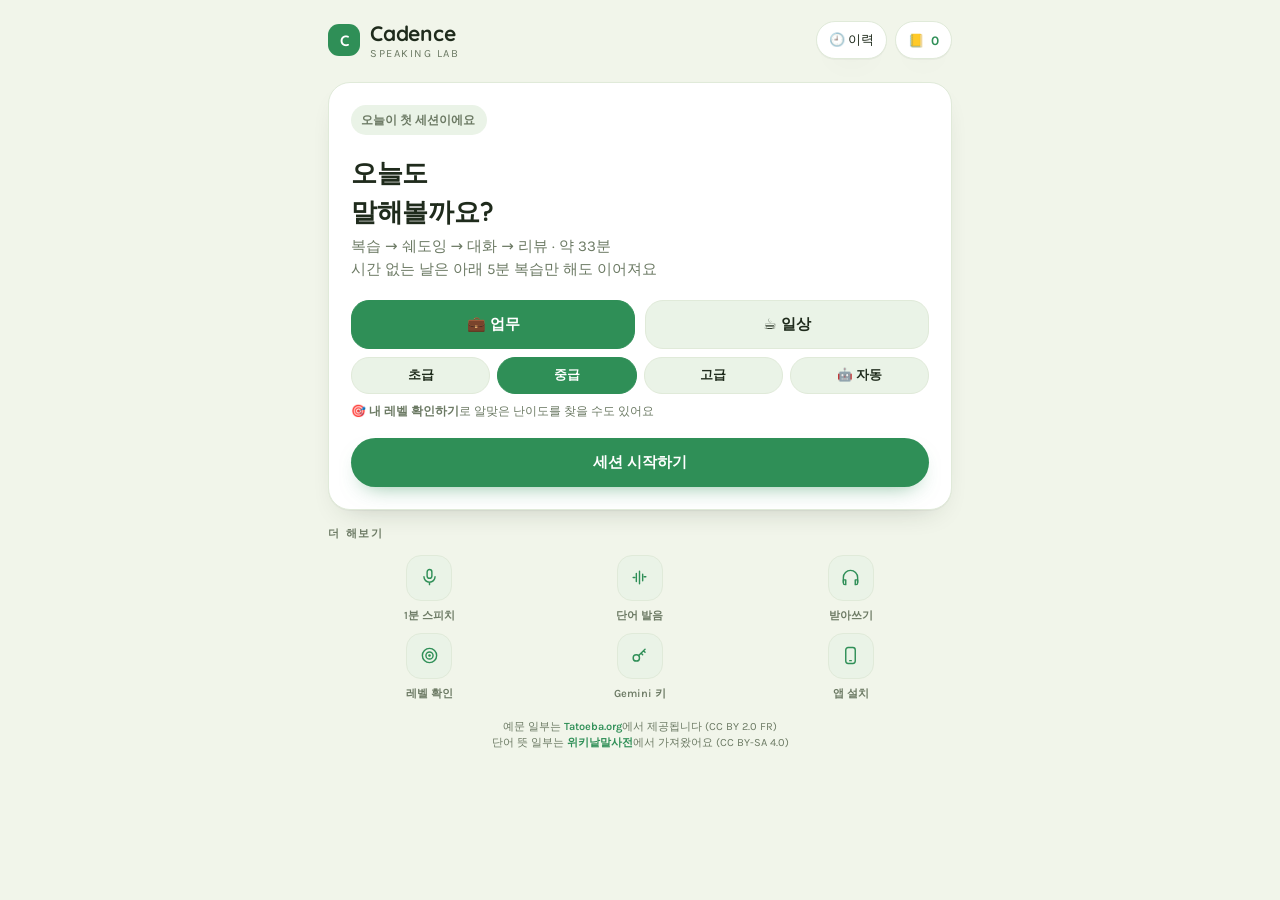
<file: index.html>
<!DOCTYPE html>
<html lang="ko">
<head>
<meta charset="utf-8">
<meta name="viewport" content="width=device-width, initial-scale=1, viewport-fit=cover">
<meta name="color-scheme" content="light">
<title>Cadence · English Speaking Lab</title>
<link rel="preconnect" href="https://fonts.googleapis.com">
<link rel="preconnect" href="https://fonts.gstatic.com" crossorigin>
<link href="https://fonts.googleapis.com/css2?family=Karla:ital,wght@0,400;0,500;0,600;0,700;1,400&family=Quicksand:wght@600;700&display=swap" rel="stylesheet">
<meta name="theme-color" content="#2F8F57">
<meta name="description" content="복습 → 쉐도잉 → 대화 → 리뷰. 하루 33분 영어 말하기 연습.">
<link rel="manifest" href="manifest.webmanifest">
<link rel="icon" href="icons/favicon.png" type="image/png">
<link rel="apple-touch-icon" href="icons/apple-touch-icon.png">
<meta name="apple-mobile-web-app-capable" content="yes">
<meta name="mobile-web-app-capable" content="yes">
<meta name="apple-mobile-web-app-status-bar-style" content="default">
<meta name="apple-mobile-web-app-title" content="Cadence">
<meta name="format-detection" content="telephone=no">
<link rel="stylesheet" href="css/style.css">
</head>
<body>

<div class="wrap">
  <header>
    <button class="brand" id="goHome" aria-label="홈으로">
      <div class="brandmark">C</div>
      <div style="display:flex;flex-direction:column;gap:1px;text-align:left">
        <h1>Cadence</h1>
        <span class="tag">Speaking Lab</span>
      </div>
    </button>
    <div style="display:flex;gap:8px">
      <button class="notesbtn" id="openHist">🕘 이력</button>
      <button class="notesbtn" id="openNotes">📒 <b id="noteCount">0</b></button>
    </div>
  </header>

  <div id="app"></div>
</div>

<div class="toast" id="toast"></div>

<script type="module" src="js/main.js"></script>

<script>
/* Register the service worker so Cadence can be installed to the phone's home screen
   and opened offline. Guarded: file:// (run.bat / double-clicking index.html) has no
   SW support, and a failure here must never keep the app itself from loading.

   updateViaCache:'none' matters more than it looks. Without it the browser may serve
   sw.js itself out of the HTTP cache (GitHub Pages sends max-age=600), so a worker can
   keep control and keep handing the app whatever it cached — a deploy then looks like
   it simply did nothing. With it, sw.js is always revalidated against the network, and
   the explicit update() below re-checks on every load. If a new worker does take over
   a page an old one was controlling, reload once so the page isn't running half-old
   code. */
if ('serviceWorker' in navigator && location.protocol.startsWith('http')) {
  window.addEventListener('load', function () {
    navigator.serviceWorker.register('sw.js', { updateViaCache: 'none' })
      .then(function (reg) { reg.update(); })
      .catch(function () {});
  });

  if (navigator.serviceWorker.controller) {
    var refreshing = false;
    navigator.serviceWorker.addEventListener('controllerchange', function () {
      if (refreshing) return;
      refreshing = true;
      location.reload();
    });
  }
}
</script>
</body>
</html>
</file>
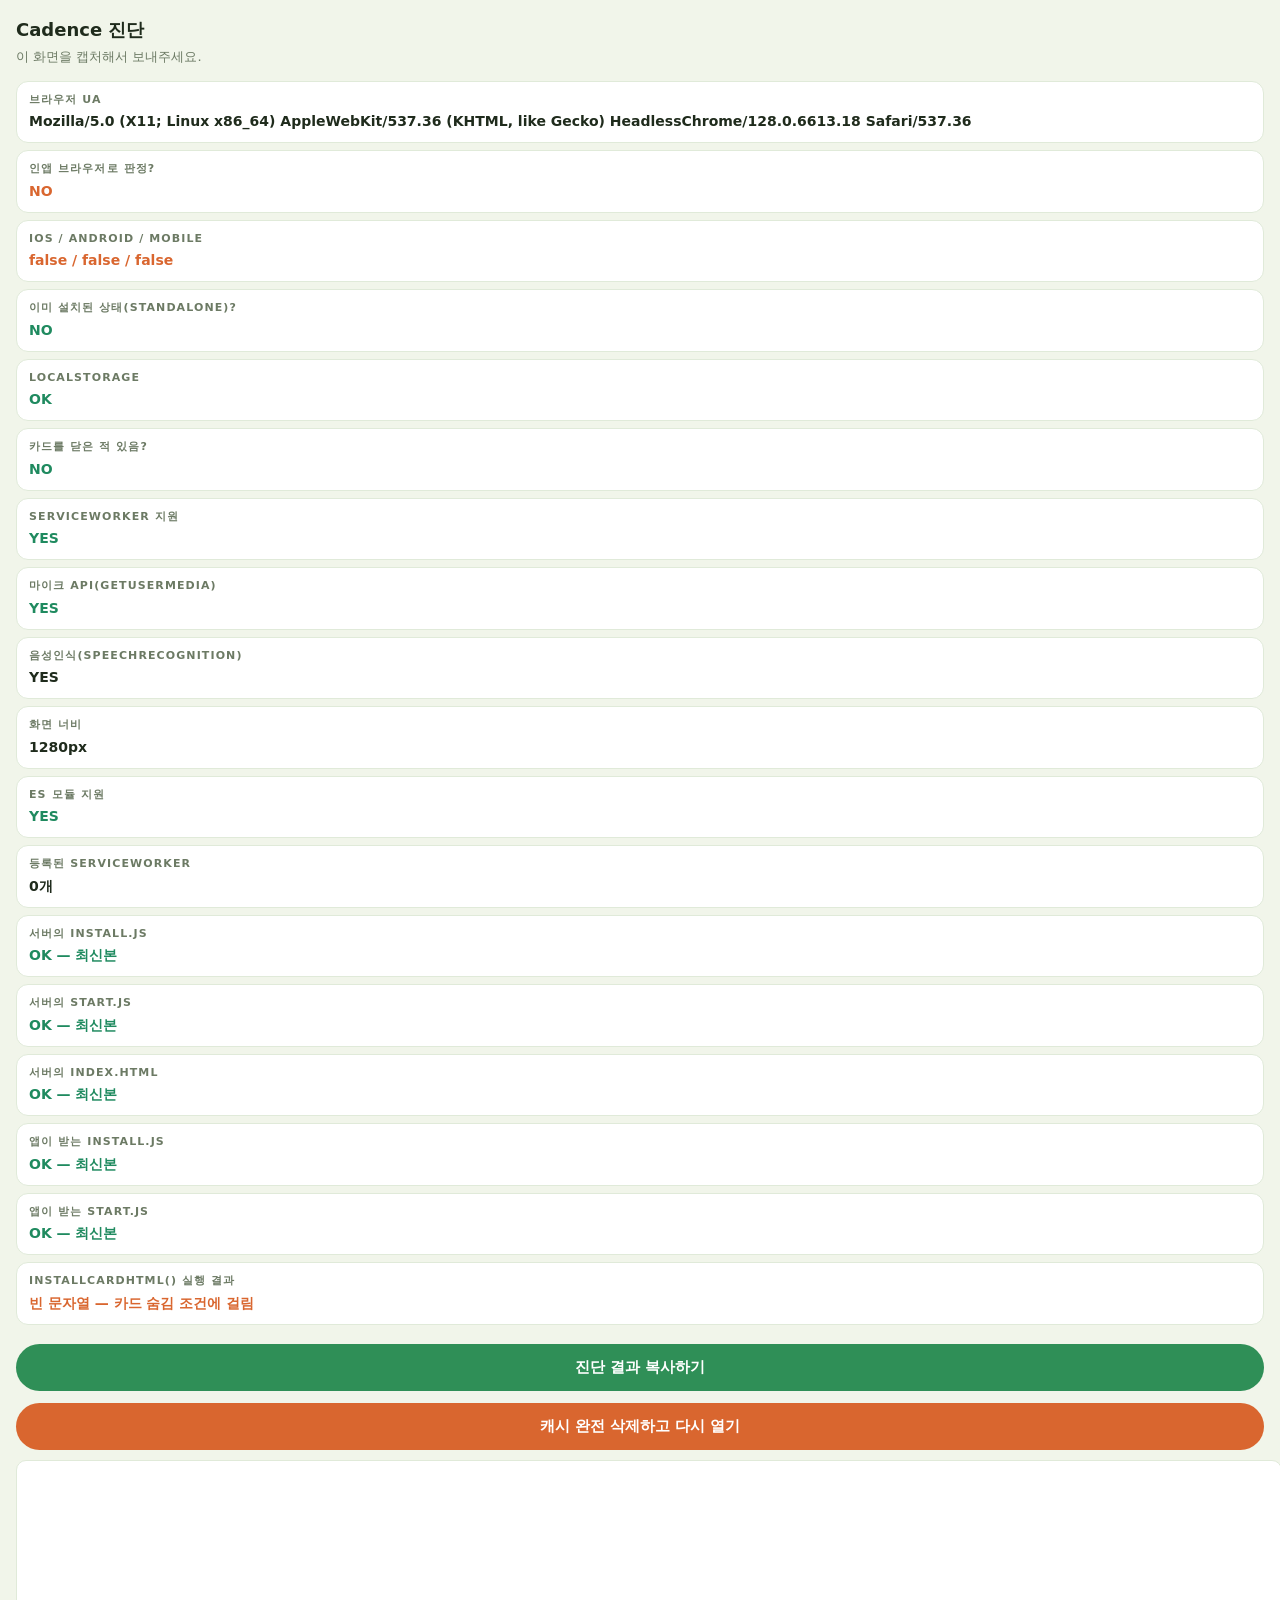
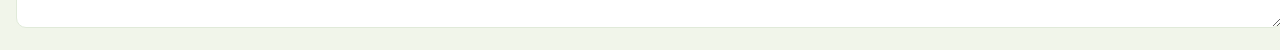
<file: debug.html>
<!DOCTYPE html>
<html lang="ko">
<head>
<meta charset="utf-8">
<meta name="viewport" content="width=device-width, initial-scale=1, viewport-fit=cover">
<title>Cadence 진단</title>
<style>
  body{margin:0;padding:16px;background:#F1F5EA;color:#1F2B1C;font:14px/1.5 system-ui,sans-serif}
  h1{font-size:18px;margin:0 0 4px}
  p.sub{color:#6C7A64;font-size:13px;margin:0 0 14px}
  .row{background:#fff;border:1px solid #E0EAD9;border-radius:12px;padding:10px 12px;margin-bottom:7px;
       word-break:break-all;overflow-wrap:anywhere}
  .k{font-size:11px;letter-spacing:.1em;text-transform:uppercase;color:#6C7A64;font-weight:700}
  .v{font-size:14px;margin-top:3px;font-weight:600}
  .ok{color:#1F8A5F}.bad{color:#D9662F}
  button{width:100%;padding:14px;border:none;border-radius:999px;background:#2F8F57;color:#fff;
         font-size:15px;font-weight:700;margin-top:12px;font-family:inherit}
  textarea{width:100%;height:150px;margin-top:10px;font-size:11px;border-radius:10px;
           border:1px solid #E0EAD9;padding:8px;font-family:ui-monospace,monospace}
</style>
</head>
<body>
<h1>Cadence 진단</h1>
<p class="sub">이 화면을 캡처해서 보내주세요.</p>
<div id="out"></div>
<button id="copy">진단 결과 복사하기</button>
<button id="reset" style="background:#D9662F">캐시 완전 삭제하고 다시 열기</button>
<textarea id="raw" readonly></textarea>

<script>
/* 의도적으로 구형 문법만 사용 — 앱 본체(ES 모듈)가 안 뜨는 브라우저에서도 이 페이지는 떠야 함 */
var ua = navigator.userAgent || '';
var lines = [];

function add(k, v, good) {
  lines.push(k + ': ' + v);
  var cls = good === true ? 'ok' : (good === false ? 'bad' : '');
  document.getElementById('out').innerHTML +=
    '<div class="row"><div class="k">' + k + '</div><div class="v ' + cls + '">' + String(v) + '</div></div>';
}

/* install.js와 똑같은 판정식 */
var IOS = /iPad|iPhone|iPod/.test(ua) || (navigator.platform === 'MacIntel' && navigator.maxTouchPoints > 1);
var ANDROID = /Android/i.test(ua);
var IN_APP = /KAKAOTALK|NAVER\(inapp|DaumApps|Instagram|FB_IAB|FBAN|FBAV|Line\/|band\/|everytimeApp|zumapp|whale/i.test(ua);
var MOBILE = IOS || ANDROID || /Mobile/i.test(ua);
var standalone = (window.matchMedia && window.matchMedia('(display-mode: standalone)').matches) || navigator.standalone === true;

add('브라우저 UA', ua);
add('인앱 브라우저로 판정?', IN_APP ? 'YES (안내 카드 떠야 함)' : 'NO', IN_APP);
add('iOS / Android / Mobile', IOS + ' / ' + ANDROID + ' / ' + MOBILE, MOBILE);
add('이미 설치된 상태(standalone)?', standalone ? 'YES → 카드 숨김이 정상' : 'NO', !standalone);

var ls = 'unknown';
try { localStorage.setItem('__t', '1'); localStorage.removeItem('__t'); ls = 'OK'; }
catch (e) { ls = 'BLOCKED (' + e.name + ')'; }
add('localStorage', ls, ls === 'OK');

try {
  var d = localStorage.getItem('settings:installCardDismissed');
  add('카드를 닫은 적 있음?', d === 'true' ? 'YES → 이래서 안 보임' : 'NO', d !== 'true');
} catch (e) { add('카드를 닫은 적 있음?', '확인 불가'); }

add('ServiceWorker 지원', ('serviceWorker' in navigator) ? 'YES' : 'NO', ('serviceWorker' in navigator));
add('마이크 API(getUserMedia)', (navigator.mediaDevices && navigator.mediaDevices.getUserMedia) ? 'YES' : 'NO — 음성인식 불가',
    !!(navigator.mediaDevices && navigator.mediaDevices.getUserMedia));
add('음성인식(SpeechRecognition)', (window.SpeechRecognition || window.webkitSpeechRecognition) ? 'YES' : 'NO (Whisper로 대체)');
add('화면 너비', window.innerWidth + 'px');

/* ES 모듈이 이 브라우저에서 되는지 */
var modOK = ('noModule' in document.createElement('script'));
add('ES 모듈 지원', modOK ? 'YES' : 'NO → 앱 자체가 안 뜸', modOK);

/* 지금 서버에서 내려오는 파일이 최신본인지 (캐시 우회) */
function check(path, needle, label) {
  var url = path + '?nocache=' + Date.now();
  var opt = { cache: 'no-store' };
  fetch(url, opt).then(function (r) {
    return r.text().then(function (t) {
      var has = t.indexOf(needle) !== -1;
      add(label, has ? 'OK — 최신본' : 'OLD — 옛날 파일이 내려옴', has);
    });
  }).catch(function (e) {
    add(label, '가져오기 실패: ' + e.message, false);
  });
}
check('js/install.js', 'KAKAOTALK', '서버의 install.js');
check('js/ui/start.js', 'installCardHTML', '서버의 start.js');
check('index.html', 'manifest.webmanifest', '서버의 index.html');

/* 결정적 검사: 앱이 실제로 받는 경로(쿼리 없음 = 서비스워커 통과) */
function checkSW(path, needle, label) {
  fetch(path).then(function (r) {
    return r.text().then(function (t) {
      var has = t.indexOf(needle) !== -1;
      add(label, has ? 'OK — 최신본' : '옛날 파일! ← 서비스워커가 캐시를 주고 있음', has);
    });
  }).catch(function (e) { add(label, '실패: ' + e.message, false); });
}
checkSW('js/ui/start.js', 'installCardHTML', '앱이 받는 start.js');
checkSW('js/install.js', 'KAKAOTALK', '앱이 받는 install.js');

/* 실제 코드 실행 테스트 */
if (modOK) {
  import('./js/install.js?probe=' + Date.now()).then(function (m) {
    var html = m.installCardHTML();
    add('installCardHTML() 실행 결과',
        html ? ('카드 HTML 생성됨 (' + html.length + '자)') : '빈 문자열 — 카드 숨김 조건에 걸림',
        !!html);
  }).catch(function (e) {
    add('installCardHTML() 실행 결과', '모듈 오류: ' + e.message, false);
  });
}

if (navigator.serviceWorker && navigator.serviceWorker.getRegistrations) {
  navigator.serviceWorker.getRegistrations().then(function (rs) {
    add('등록된 ServiceWorker', rs.length + '개');
  }).catch(function () { add('등록된 ServiceWorker', '확인 불가'); });
}

/* 마지막 검사: 실제 앱 화면(index.html)을 그대로 띄워서 카드가 DOM에 박히는지,
   박혔다면 눈에 보이는 상태인지 확인. 같은 출처라 안을 들여다볼 수 있음. */
var fr = document.createElement('iframe');
fr.src = 'index.html?embed=' + Date.now();
fr.style.cssText = 'position:absolute;left:-9999px;width:413px;height:900px;border:0';
fr.onload = function () {
  setTimeout(function () {
    try {
      var d = fr.contentDocument, w = fr.contentWindow;
      var app = d.getElementById('app');
      var rendered = !!(app && app.innerHTML.length > 500);
      add('앱 홈 화면이 그려짐?', rendered ? 'YES' : 'NO — 앱이 아예 안 그려짐', rendered);

      var c = d.getElementById('installCard');
      add('실제 앱 화면에 카드가 있음?', c ? 'YES' : 'NO — DOM에 없음', !!c);

      if (c) {
        var cs = w.getComputedStyle(c);
        var visible = c.offsetHeight > 0 && cs.display !== 'none' && cs.visibility !== 'hidden' && cs.opacity !== '0';
        add('카드가 눈에 보이는 상태?',
            visible ? 'YES — 보여야 정상'
                    : 'NO — 숨겨짐 (display:' + cs.display + ' / height:' + c.offsetHeight + ')',
            visible);
        var t = c.querySelector('.t');
        add('카드 문구', t ? t.textContent : '(없음)');
        add('카드 배경색', cs.backgroundColor);
      }
      add('하단 앱 설치 버튼', d.getElementById('installBtn') ? 'YES' : 'NO', !!d.getElementById('installBtn'));
    } catch (e) {
      add('실제 앱 화면 검사', '실패: ' + e.message, false);
    }
    document.getElementById('raw').value = lines.join(String.fromCharCode(10));
  }, 4000);
};
document.body.appendChild(fr);

setTimeout(function () {
  document.getElementById('raw').value = lines.join(String.fromCharCode(10));
}, 9000);

document.getElementById('reset').onclick = function () {
  this.textContent = '지우는 중…';
  var go = function () { location.replace('index.html?fresh=' + Date.now()); };
  var tasks = [];
  if (navigator.serviceWorker && navigator.serviceWorker.getRegistrations) {
    tasks.push(navigator.serviceWorker.getRegistrations().then(function (rs) {
      return Promise.all(rs.map(function (r) { return r.unregister(); }));
    }));
  }
  if (window.caches && caches.keys) {
    tasks.push(caches.keys().then(function (ks) {
      return Promise.all(ks.map(function (k) { return caches.delete(k); }));
    }));
  }
  Promise.all(tasks).then(go).catch(go);
  setTimeout(go, 3000); // 뭐가 걸리든 3초 뒤엔 무조건 이동
};

document.getElementById('copy').onclick = function () {
  var t = document.getElementById('raw');
  t.focus(); t.select();
  try {
    navigator.clipboard.writeText(t.value);
    this.textContent = '복사됐어요! 붙여넣기 해주세요';
  } catch (e) {
    try { document.execCommand('copy'); this.textContent = '복사됐어요!'; }
    catch (e2) { this.textContent = '아래 칸을 길게 눌러 복사해주세요'; }
  }
};
</script>
</body>
</html>
</file>
<file: css/style.css>
:root{
  --bg:#F1F5EA;
  --surface:#FFFFFF;
  --surface-2:#EAF3E7;
  --ink:#1F2B1C;
  --muted:#6C7A64;
  --line:#E0EAD9;
  --accent:#2F8F57;        /* warm leaf green */
  --accent-soft:#E1F2E5;
  --live:#D9662F;          /* warm "recording"/streak accent */
  --ok:#1F8A5F;
  --shadow:0 1px 0 rgba(31,43,28,.04), 0 12px 30px -18px rgba(31,43,28,.30);
  --r:22px;
}
*{box-sizing:border-box}
html,body{margin:0}
body{
  background:var(--bg);
  color:var(--ink);
  font-family:"Karla",system-ui,sans-serif;
  -webkit-font-smoothing:antialiased;
  line-height:1.5;
  padding:env(safe-area-inset-top) 0 env(safe-area-inset-bottom);
  overflow-x:hidden;
}
.wrap{max-width:660px;margin:0 auto;padding:20px 18px 64px}
.read{font-family:"Karla",Georgia,serif}
.display{font-family:"Quicksand",sans-serif;font-weight:700}
button{font-family:inherit;cursor:pointer;border:none;background:none;color:inherit}
button:focus-visible,input:focus-visible{outline:2.5px solid var(--accent);outline-offset:2px}
input,textarea{font-family:inherit;font-size:16px}

/* header */
header{display:flex;align-items:center;justify-content:space-between;margin-bottom:22px}
.brand{display:flex;align-items:center;gap:10px;padding:0;border-radius:12px}
.brand h1{font-family:"Quicksand",sans-serif;font-size:21px;font-weight:700;letter-spacing:-.01em;margin:0}
.brandmark{width:32px;height:32px;border-radius:11px;background:var(--accent);color:#fff;display:grid;place-items:center;
  font-family:"Quicksand",sans-serif;font-weight:700;font-size:15px;flex:0 0 auto}
.brand .tag{font-size:11px;letter-spacing:.14em;text-transform:uppercase;color:var(--muted)}
.notesbtn{display:flex;align-items:center;gap:7px;background:var(--surface);border:1px solid var(--line);
  padding:7px 12px;border-radius:999px;font-size:13px;font-weight:500;box-shadow:var(--shadow)}
.notesbtn b{color:var(--accent)}

/* cards */
.card{background:var(--surface);border:1px solid var(--line);border-radius:var(--r);
  padding:22px;box-shadow:var(--shadow);margin-bottom:16px}
.eyebrow{font-size:11px;letter-spacing:.16em;text-transform:uppercase;color:var(--muted);font-weight:600}
h2{font-family:"Quicksand",sans-serif;font-size:26px;letter-spacing:-.01em;margin:6px 0 4px;font-weight:700}
.lead{color:var(--muted);font-size:15px;margin:0 0 20px}

/* choice pills */
.grid2{display:grid;grid-template-columns:repeat(2,minmax(0,1fr));gap:10px}
.choice{background:var(--surface-2);border:1.5px solid var(--line);border-radius:18px;
  padding:14px 14px;text-align:left;transition:.15s}
.choice .k{font-weight:600;font-size:15px}
.choice .d{font-size:12.5px;color:var(--muted);margin-top:2px}
.choice[aria-pressed="true"]{border-color:var(--accent);background:var(--accent);color:#fff}
.choice[aria-pressed="true"] .d{color:rgba(255,255,255,.8)}
.field{margin-top:16px}
.field label{display:block;font-size:12.5px;color:var(--muted);margin-bottom:6px;font-weight:500}
.field input{width:100%;padding:12px 14px;border:1.5px solid var(--line);border-radius:14px;background:var(--surface-2)}

.btn{display:inline-flex;align-items:center;justify-content:center;gap:9px;
  background:var(--accent);color:#fff;font-weight:700;font-size:15px;
  padding:15px 22px;border-radius:999px;width:100%;transition:.15s;
  box-shadow:0 10px 22px -12px color-mix(in srgb, var(--accent) 65%, transparent)}
.btn:hover{filter:brightness(1.06)}
.btn:disabled{opacity:.5;cursor:default;box-shadow:none}
.btn.ghost{background:var(--surface);color:var(--ink);border:1.5px solid var(--line);box-shadow:none}
.btn.small{width:auto;padding:11px 18px;font-size:14px}
.row{display:flex;gap:10px;margin-top:14px}
.row .btn{width:auto;flex:1}

/* waveform + timer */
.stage{position:sticky;top:8px;z-index:5;background:var(--surface);border:1px solid var(--line);
  border-radius:var(--r);padding:16px 18px;box-shadow:var(--shadow);margin-bottom:16px}
.stagetop{display:flex;align-items:center;justify-content:space-between;gap:12px}
.phaselabel{font-size:12px;letter-spacing:.05em}
.phaselabel b{font-size:15px;font-weight:600;letter-spacing:-.01em}
.timer{font-variant-numeric:tabular-nums;font-weight:600;font-size:22px;letter-spacing:-.02em}
.timer.warn{color:var(--live)}
.wave{display:flex;align-items:center;gap:3px;height:34px;margin-top:12px}
.wave i{flex:1;background:var(--line);border-radius:2px;height:22%;transition:background .3s}
.wave i.done{background:var(--accent)}
.wave.live i.done{animation:pulse 1.1s ease-in-out infinite}
@keyframes pulse{0%,100%{transform:scaleY(.5)}50%{transform:scaleY(1)}}
.steps{display:flex;gap:6px;margin-top:14px}
.steps span{flex:1;height:4px;border-radius:2px;background:var(--line)}
.steps span.on{background:var(--accent)}
.steps span.past{background:var(--ink)}
.ctl{display:flex;gap:8px;margin-top:14px}
.ctl button{border:1.5px solid var(--line);background:var(--surface-2);border-radius:10px;
  padding:9px 12px;font-size:13px;font-weight:500;flex:1}
.ctl button.primary{background:var(--ink);color:var(--surface);border-color:var(--ink)}
.ctl button:disabled{opacity:.4;cursor:default}

/* expression list */
.exp{border:1px solid var(--line);border-radius:16px;padding:14px 16px;margin-bottom:9px;background:var(--surface-2)}
.exp .en{font-family:"Karla",sans-serif;font-size:18px;font-weight:500}
.exp .ko{font-size:13px;color:var(--muted);margin-top:2px}
.exp .mini{display:flex;gap:8px;margin-top:9px}
.exp .exko{font-size:13.5px;color:var(--muted);margin-top:6px;font-family:inherit}
.pill[aria-expanded="true"]{color:var(--accent);border-color:var(--accent)}
.mini button{font-size:12px;color:var(--accent);font-weight:600;padding:2px 0}
.empty{color:var(--muted);font-size:14px;text-align:center;padding:20px 6px}

/* shadowing */
.script{font-family:"Karla",sans-serif;font-size:19px;line-height:1.7;color:var(--ink)}
.script p{margin:0 0 14px}
.gloss{margin-top:16px;border-top:1px dashed var(--line);padding-top:14px}
.gloss h4{font-size:11px;letter-spacing:.14em;text-transform:uppercase;color:var(--muted);margin:0 0 8px}
.gloss .g{display:flex;justify-content:space-between;gap:12px;font-size:14px;padding:5px 0;border-bottom:1px solid var(--surface-2)}
.gloss .g b{font-family:"Karla",sans-serif;font-weight:500}
.gloss .g span{color:var(--muted);text-align:right}

/* chat */
.chat{display:flex;flex-direction:column;gap:10px;min-height:120px}
.bub{max-width:82%;padding:11px 14px;border-radius:14px;font-size:15px;line-height:1.45}
.bub.ai{background:var(--surface-2);border:1px solid var(--line);border-bottom-left-radius:4px;align-self:flex-start;font-family:"Karla",sans-serif;font-size:16px}
.bub.me{background:var(--accent);color:#fff;border-bottom-right-radius:4px;align-self:flex-end}
.bub.think{color:var(--muted);font-style:italic}
.composer{display:flex;gap:8px;margin-top:14px;align-items:flex-end}
.composer textarea{flex:1;resize:none;min-height:46px;max-height:120px;padding:12px 14px;
  border:1.5px solid var(--line);border-radius:16px;background:var(--surface-2)}
.iconbtn{width:46px;height:46px;border-radius:16px;display:grid;place-items:center;flex:0 0 auto;
  border:1.5px solid var(--line);background:var(--surface-2)}
.iconbtn.send{background:var(--accent);border-color:var(--accent);color:#fff}

/* feedback */
.fb{border-left:3px solid var(--accent);padding:4px 0 4px 14px;margin-bottom:16px}
.fb .you{color:var(--live);text-decoration:line-through;font-size:14px}
.fb .bet{font-family:"Karla",sans-serif;font-size:17px;font-weight:500;margin:3px 0}
.fb .note{font-size:13px;color:var(--muted)}
.summary{background:var(--accent-soft);border-radius:16px;padding:14px 16px;font-size:14.5px;line-height:1.55;margin-bottom:16px}

.toast{position:fixed;left:50%;bottom:26px;transform:translateX(-50%) translateY(20px);
  background:var(--ink);color:var(--surface);padding:11px 18px;border-radius:999px;font-size:13.5px;
  opacity:0;transition:.25s;pointer-events:none;z-index:50}
.toast.show{opacity:1;transform:translateX(-50%) translateY(0)}
.toast.err{background:#7A2E1E}

.spin{width:16px;height:16px;border:2.5px solid rgba(255,255,255,.35);border-top-color:#fff;border-radius:50%;
  display:inline-block;animation:sp .7s linear infinite}
.spin.dark{border-color:var(--line);border-top-color:var(--accent)}
@keyframes sp{to{transform:rotate(360deg)}}
/* shadowing sentence cards */
.sent{border:1px solid var(--line);border-radius:16px;padding:14px 16px;margin-bottom:10px;background:var(--surface-2)}
.sent .num{font-size:11px;letter-spacing:.14em;color:var(--accent);font-weight:600}
.sent .en{font-family:"Karla",sans-serif;font-size:19px;line-height:1.5;margin:4px 0}
.sent .pron{font-size:13px;color:var(--muted);letter-spacing:.02em;font-style:italic}
.sent .ko{font-size:13.5px;color:var(--muted);margin-top:3px}
.sent .act{display:flex;align-items:center;gap:14px;margin-top:10px}
.sent .act button{font-size:12.5px;color:var(--accent);font-weight:600}
.sent .rep{font-size:11px;color:var(--muted);border:1px solid var(--line);border-radius:999px;padding:2px 9px}
/* immediate feedback chip */
.fbchip{align-self:flex-start;max-width:88%;background:#FFF7E8;border:1px solid #EAD9AE;border-radius:16px;
  padding:10px 13px;margin-top:-4px}
.fbchip .h{font-size:11px;font-weight:700;color:#B8791E;letter-spacing:.03em}
.fbchip .b{font-family:"Karla",sans-serif;font-size:16px;margin:3px 0}
.fbchip .n{font-size:12.5px;color:var(--muted)}
.fbchip button{font-size:12px;color:var(--accent);font-weight:600;margin-top:5px}
.fbchip.good{background:#EEF7F1;border-color:#BFE0CC}
.fbchip.good .h{color:var(--ok)}
/* toggle */
.toggle{display:flex;align-items:center;gap:9px;margin:0 0 14px;font-size:13px;color:var(--muted)}
.switch{width:40px;height:23px;border-radius:999px;background:var(--line);position:relative;transition:.15s;flex:0 0 auto}
.switch b{position:absolute;top:2px;left:2px;width:19px;height:19px;border-radius:50%;background:#fff;transition:.15s;box-shadow:0 1px 3px rgba(0,0,0,.2)}
.switch.on{background:var(--accent)}
.switch.on b{left:18px}
/* dictation */
.dcompare{border:1px solid var(--line);border-radius:16px;overflow:hidden;margin:12px 0}
.dcompare .drow{padding:11px 14px;border-bottom:1px solid var(--line)}
.dcompare .drow:last-child{border-bottom:none}
.dcompare .ref{font-family:"Karla",sans-serif;font-size:16px}
.dcompare .yr{font-size:13px;color:var(--muted);margin-top:3px}
.dcompare .yr b{color:var(--live);font-weight:500}
.dcompare .nt{font-size:12.5px;color:var(--muted);margin-top:5px}
.dcompare .drow.miss{background:#FDECEC}
.dcompare .drow.hit{background:#EEF7F1}
.acc{font-size:36px;font-weight:700;letter-spacing:-.02em;color:var(--accent)}
/* word lookup */
.w{cursor:pointer;border-radius:3px;transition:background .1s}
.w:hover{background:var(--accent-soft)}
.lookbtn{position:fixed;z-index:60;background:var(--ink);color:var(--surface);border:none;border-radius:999px;
  padding:7px 13px;font-size:13px;font-weight:600;box-shadow:0 8px 20px -6px rgba(0,0,0,.5);
  transform:translate(-50%,-125%);opacity:0;pointer-events:none;transition:opacity .12s}
.lookbtn.show{opacity:1;pointer-events:auto}
.sheet{position:fixed;inset:0;z-index:70;display:flex;align-items:flex-end;justify-content:center;
  background:rgba(20,22,18,.4);opacity:0;pointer-events:none;transition:opacity .2s}
.sheet.show{opacity:1;pointer-events:auto}
.sheet .panel{background:var(--surface);width:100%;max-width:660px;border-radius:26px 26px 0 0;
  padding:22px 20px calc(22px + env(safe-area-inset-bottom));transform:translateY(24px);transition:transform .2s;
  box-shadow:0 -12px 44px -12px rgba(0,0,0,.4)}
.sheet.show .panel{transform:translateY(0)}
.sheet .term{font-family:"Karla",sans-serif;font-size:25px;font-weight:500}
.sheet .pos{font-size:12px;color:var(--muted);margin-top:2px}
.sheet .mean{font-size:15px;margin:12px 0 2px;line-height:1.5}
.sheet .ex{font-family:"Karla",sans-serif;font-size:16px;color:var(--muted);font-style:italic;margin-top:8px}
/* history tabs */
.tabs{display:flex;gap:5px;background:var(--surface-2);padding:4px;border-radius:16px;margin-bottom:16px}
.tabs button{flex:1;padding:9px 4px;border-radius:12px;font-size:13px;font-weight:600;color:var(--muted)}
.tabs button.on{background:var(--surface);color:var(--ink);box-shadow:var(--shadow)}
.hrow{border:1px solid var(--line);border-radius:16px;padding:13px 15px;margin-bottom:9px;background:var(--surface-2)}
.hrow .top{display:flex;justify-content:space-between;align-items:center;margin-bottom:6px;gap:10px}
.hrow .date{font-size:11px;letter-spacing:.05em;color:var(--muted);text-transform:uppercase}
.hrow .src{font-size:10px;font-weight:700;letter-spacing:.04em;color:var(--accent);background:var(--accent-soft);padding:2px 8px;border-radius:999px;white-space:nowrap}
.hrow .you{color:var(--live);text-decoration:line-through;font-size:14px}
.hrow .bet{font-family:"Karla",sans-serif;font-size:17px;font-weight:500;margin:2px 0}
.hrow .note{font-size:12.5px;color:var(--muted);margin-top:2px}
.hrow .en{font-family:"Karla",sans-serif;font-size:17px;font-weight:500}
.hrow .ko{font-size:13px;color:var(--muted);margin-top:1px}
.hrow .mini{margin-top:8px}
.hrow .mini button{font-size:12px;color:var(--accent);font-weight:600}
/* scenario roleplay */
.setbox{background:var(--accent-soft);border-radius:16px;padding:12px 15px;font-size:14px;margin-bottom:16px;line-height:1.5}
.pline{background:var(--surface-2);border:1px solid var(--line);border-radius:14px;border-bottom-left-radius:4px;padding:12px 15px}
.pline .en{font-family:"Karla",sans-serif;font-size:17px}
.pline .ko{font-size:13px;color:var(--muted);margin-top:4px}
.rolelabel{font-size:11px;letter-spacing:.14em;text-transform:uppercase;color:var(--muted);font-weight:600;margin:16px 0 6px}
.model{background:#EEF7F1;border:1px solid #BFE0CC;border-radius:16px;padding:12px 15px;margin-top:6px}
.model .en{font-family:"Karla",sans-serif;font-size:17px}
.model .ko{font-size:13px;color:var(--muted);margin-top:3px}
.yourans{border:1px dashed var(--line);border-radius:16px;padding:12px 15px;margin-top:6px;font-size:15px;min-height:22px;color:var(--muted)}
.yourans.has{color:var(--ink);border-style:solid;background:var(--surface-2)}
.missword{color:var(--live);text-decoration:underline;text-decoration-style:wavy;text-underline-offset:3px}
.prog{font-size:12px;color:var(--muted);margin-bottom:12px}
.pill{display:inline-block;border:1px solid var(--line);border-radius:999px;padding:5px 12px;margin:5px 6px 0 0;font-size:13px;background:var(--surface-2);color:var(--ink);cursor:pointer}
.pill.bad{color:var(--live);border-color:var(--live);text-decoration:underline;text-decoration-style:wavy;text-underline-offset:2px}
.hidden{display:none!important}
a.link{color:var(--accent);font-weight:600;text-decoration:none}

/* --- home screen: streak badge, utility row (decluttered redesign) --- */
.streakbadge{display:inline-flex;align-self:flex-start;align-items:center;gap:6px;background:var(--accent-soft);
  border-radius:999px;padding:6px 12px 6px 10px;font-size:12px;font-weight:700;color:var(--ok);margin-bottom:12px}
.utilrow{display:grid;grid-template-columns:repeat(3,minmax(0,1fr));gap:10px 8px}
.util{display:flex;flex-direction:column;align-items:center;gap:7px;flex:1;min-width:0;text-align:center;padding:0}
.util .uicon{width:46px;height:46px;border-radius:15px;background:var(--surface-2);border:1px solid var(--line);
  display:grid;place-items:center;position:relative}
.util .uicon svg{color:var(--accent)}
.util .uicon .dot{position:absolute;top:-2px;right:-2px;width:10px;height:10px;border-radius:50%;background:var(--ok);border:2px solid var(--surface)}
.util span.ulabel{font-size:11px;color:var(--muted);font-weight:600;white-space:nowrap;overflow:hidden;text-overflow:ellipsis;max-width:100%}

/* --- live speech-to-text feedback (interim captions + unified recording state) --- */
.mic-live{background:var(--live)!important;border-color:var(--live)!important;color:#fff!important;animation:pulse 1s infinite}
.interim{font-size:13px;color:var(--muted);font-style:italic;margin-top:6px;min-height:1.2em}
.interim b{color:var(--ink);font-style:normal;font-weight:500}
.interim.err{color:var(--live);font-style:normal}

/* ============================================================
   MOBILE / TOUCH
   The layout was already fluid; what follows is what a phone
   specifically needs — real tap targets, no double-tap zoom
   delay, a bottom sheet that can't run off the bottom of a
   short screen, and safe-area padding when launched from the
   home screen (standalone, where there is no browser chrome).
   ============================================================ */

/* Kill the 300ms tap delay + the grey flash on tap. Text stays selectable inside
   .lookup passages — the word-lookup feature depends on selection. */
button,.choice,.util,.pill,.switch,.tabs button{
  touch-action:manipulation;
  -webkit-tap-highlight-color:transparent;
  -webkit-user-select:none;user-select:none;
}
.lookup,.lookup *{-webkit-user-select:text;user-select:text}

/* Hover styling is a lie on touch screens: it sticks after a tap. Apply it only
   where a real pointer exists. */
@media (hover:none){
  .btn:hover{filter:none}
  .w:hover{background:transparent}
}

/* Bottom sheet: cap it and let it scroll, so a long definition or the key form is
   never stranded below the fold on a short/landscape phone. */
.sheet .panel{max-height:86vh;max-height:86dvh;overflow-y:auto;-webkit-overflow-scrolling:touch;overscroll-behavior:contain}
.sheet{overscroll-behavior:contain}

/* Button rows wrap instead of crushing Korean labels into 2-3 characters per line. */
.row{flex-wrap:wrap}
.row .btn{min-width:max-content}

/* Tap targets. 12px inline text links inside cards were ~16px tall. */
.mini button,.sent .act button,.fbchip button,.hrow .mini button{
  min-height:34px;display:inline-flex;align-items:center;
}
.iconbtn,.ctl button,.tabs button{min-height:44px}
.notesbtn{min-height:38px}

/* Narrow phones (iPhone SE / mini, 360-390px Androids): reclaim horizontal space
   that the generous desktop padding was eating. */
@media (max-width:420px){
  .wrap{padding:16px 13px 56px}
  .card{padding:18px 15px;border-radius:19px}
  .stage{padding:14px 15px;border-radius:19px}
  h2{font-size:23px}
  .lead{font-size:14.5px;margin-bottom:16px}
  .grid2{gap:8px}
  .choice{padding:12px 11px;border-radius:16px}
  .btn{padding:14px 18px}
  .btn.small{padding:11px 14px;font-size:13.5px}
  .exp,.sent,.hrow{padding:12px 13px}
  .sheet .panel{padding:20px 16px calc(20px + env(safe-area-inset-bottom))}
  .bub{max-width:88%}
  .util .uicon{width:44px;height:44px}
  .timer{font-size:20px}
  .brand h1{font-size:19px}
  .notesbtn{padding:7px 10px;font-size:12.5px}
}

/* Very narrow (≤340px): the 4-up level row is the first thing to break. */
@media (max-width:340px){
  #lvlSel{grid-template-columns:repeat(2,minmax(0,1fr))!important}
  .brand .tag{display:none}
}

/* Installed to the home screen: no browser chrome, so the app owns the status-bar
   inset itself, and the sticky stage has to clear it. */
@media (display-mode:standalone){
  .wrap{padding-top:max(20px,env(safe-area-inset-top))}
  .stage{top:max(8px,env(safe-area-inset-top))}
  body{overscroll-behavior-y:none}  /* no pull-to-refresh mid-session */
}

/* Landscape phones: the sticky stage + sheet would otherwise eat the whole viewport. */
@media (max-height:480px) and (orientation:landscape){
  .stage{position:static}
  .sheet .panel{max-height:94vh;max-height:94dvh}
}

/* Word-lookup button flipped below the selection (see lookup.js: near the top of the
   viewport, and clear of iOS's own selection callout). */
.lookbtn.below{transform:translate(-50%,28%)}

/* Install / in-app-browser card on the home screen (see install.js). */
.installcard{position:relative;background:var(--accent-soft);border:1px solid #BFE0CC;border-radius:var(--r);
  padding:16px 17px;margin-bottom:14px}
.installcard.warn{background:#FFF7E8;border-color:#EAD9AE}
.installcard .t{font-family:"Quicksand",sans-serif;font-weight:700;font-size:16px;letter-spacing:-.01em}
.installcard .d{font-size:13.5px;color:var(--muted);margin-top:4px;line-height:1.5}
.installcard .btn.small{width:100%}
.installcard .x{position:absolute;top:7px;right:7px;width:32px;height:32px;border-radius:50%;
  display:grid;place-items:center;color:var(--muted);font-size:13px}
.installcard .x:hover{background:rgba(0,0,0,.05)}

/* Spaced-repetition grading row (see srs.js) */
.grade{display:flex;gap:7px;margin-top:11px}
.gbtn{flex:1;padding:10px 6px;border-radius:12px;font-size:13px;font-weight:700;
  border:1.5px solid var(--line);background:var(--surface);min-height:42px}
.gbtn.again{color:var(--live);border-color:#F0D2C2}
.gbtn.hard{color:#B8791E;border-color:#EAD9AE}
.gbtn.good{color:var(--ok);border-color:#BFE0CC}
.gbtn:active{transform:scale(.97)}
.graded{display:inline-flex;align-items:center;min-height:42px;font-size:13px;font-weight:600;color:var(--ok)}
.duebadge{margin-left:6px}

/* 5-minute review drill (see ui/quick.js) */
.qprog{height:4px;border-radius:2px;background:var(--line);overflow:hidden;margin:12px 0 20px}
.qprog span{display:block;height:100%;background:var(--accent);transition:width .25s}
.qask{font-size:12.5px;color:var(--muted);font-weight:600;text-align:center}
.qko{font-family:"Quicksand",sans-serif;font-weight:700;font-size:25px;line-height:1.35;
  text-align:center;margin:10px 0 4px;letter-spacing:-.01em}
.qen{font-family:"Karla",sans-serif;font-size:22px;line-height:1.4;text-align:center;
  padding:16px 12px;background:var(--accent-soft);border-radius:16px;margin-top:18px}

/* 1-minute speech (see ui/speech1.js) */
.s1topic{background:var(--accent-soft);border:1px solid #BFE0CC;border-radius:16px;padding:15px 16px;margin:16px 0 0}
.s1topic .en{font-family:"Karla",sans-serif;font-size:19px;line-height:1.45;font-weight:500}
.s1topic .ko{font-size:13.5px;color:var(--muted);margin-top:5px}
.s1topic.small{margin:12px 0 0;padding:12px 14px}
.s1topic.small .en{font-size:16px}
.s1topic.small .ko{font-size:12.5px}
.s1hints{margin-top:14px}
.s1hints.compact{margin-top:10px}
.s1hint{display:flex;gap:9px;align-items:baseline;font-size:13.5px;color:var(--muted);padding:4px 0}
.s1hint b{flex:0 0 auto;width:19px;height:19px;border-radius:50%;background:var(--surface-2);border:1px solid var(--line);
  color:var(--accent);font-size:11px;display:grid;place-items:center}
.s1timerwrap{text-align:center;margin:14px 0 10px}
.s1timerwrap .timer{font-size:44px;letter-spacing:-.03em}
.s1ring{height:5px;border-radius:3px;background:var(--line);overflow:hidden}
.s1ring span{display:block;height:100%;background:var(--accent);transition:width 1s linear}
.s1text{width:100%;padding:13px 14px;border:1.5px solid var(--line);border-radius:14px;
  background:var(--surface-2);resize:vertical;line-height:1.55;margin-top:4px}
.s1stats{display:flex;gap:16px;justify-content:center;font-size:12.5px;color:var(--muted);margin-top:10px}
.s1stats b{color:var(--ink);font-size:15px;font-weight:700}
.s1said{font-family:"Karla",sans-serif;font-size:16px;line-height:1.65;background:var(--surface-2);
  border:1px solid var(--line);border-radius:14px;padding:13px 15px}
.s1struct{background:var(--surface-2);border-radius:14px;padding:11px 14px;font-size:13.5px;line-height:1.55;margin-top:10px}
.s1struct b{color:var(--accent);margin-right:6px}
.s1notice{background:#FFF7E8;border:1px solid #EAD9AE;border-radius:14px;padding:11px 13px;
  font-size:13px;line-height:1.5;color:var(--ink);margin-top:14px}

/* AI pronunciation assessment (see shadow.js wireAIPron) */
.pronw{border:1px solid var(--line);background:var(--surface-2);border-radius:14px;padding:11px 13px;margin-bottom:8px}
.pronw .top{display:flex;align-items:center;gap:8px;flex-wrap:wrap}
.pronw .top b{font-family:"Karla",sans-serif;font-size:17px;font-weight:600}
.pronw .top .heard{font-size:12.5px;color:var(--live)}
.pronw .top button{margin-left:auto;width:38px;height:38px;border-radius:50%;border:1px solid var(--line);background:var(--surface)}
.pronw .issue{font-size:13px;margin-top:5px}
.pronw .tip{font-size:13px;color:var(--ok);margin-top:3px}
.pronheard{margin-top:12px;font-size:13px}
.pronheard summary{cursor:pointer;color:var(--accent);font-weight:600;padding:6px 0}
.pronheard div{background:var(--surface-2);border-radius:12px;padding:10px 12px;line-height:1.55;font-family:"Karla",sans-serif}
button:disabled.mic-live,.btn:disabled{opacity:.6}

/* Word-level pronunciation drill (see ui/wordpron.js) */
.wplist{margin-top:14px}
.wp{border:1px solid var(--line);background:var(--surface-2);border-radius:14px;padding:11px 13px;margin-bottom:8px}
.wp.ok{background:#EEF7F1;border-color:#BFE0CC}
.wp.bad{background:#FDECEC;border-color:#F0D2C2}
.wp .top{display:flex;align-items:center;gap:9px}
.wp .num{width:20px;height:20px;border-radius:50%;background:var(--surface);border:1px solid var(--line);
  color:var(--muted);font-size:11px;display:grid;place-items:center;flex:0 0 auto}
.wp .top b{font-family:"Karla",sans-serif;font-size:19px;font-weight:600}
.wp .vs{font-size:12.5px;color:var(--muted)}
.wp .mark{font-weight:700}
.wp.ok .mark{color:var(--ok)}
.wp.bad .mark{color:var(--live)}
.wp .top button{margin-left:auto;width:36px;height:36px;border-radius:50%;border:1px solid var(--line);background:var(--surface);flex:0 0 auto}
.wp .heardline{font-size:13px;color:var(--live);margin-top:6px;display:flex;align-items:center;gap:8px;flex-wrap:wrap}
.wp .heardline .cmp{margin-left:0;width:auto;height:auto;padding:3px 10px;border-radius:999px;font-size:12px;color:var(--ink)}
.wp .tip{font-size:13px;color:var(--ok);margin-top:4px;line-height:1.5}
.wp .note{font-size:12.5px;color:var(--muted);margin-top:3px}
.wpscore{display:flex;align-items:baseline;gap:12px;margin:12px 0 2px}
.wpscore div:last-child{font-size:13px;color:var(--muted)}
</file>
